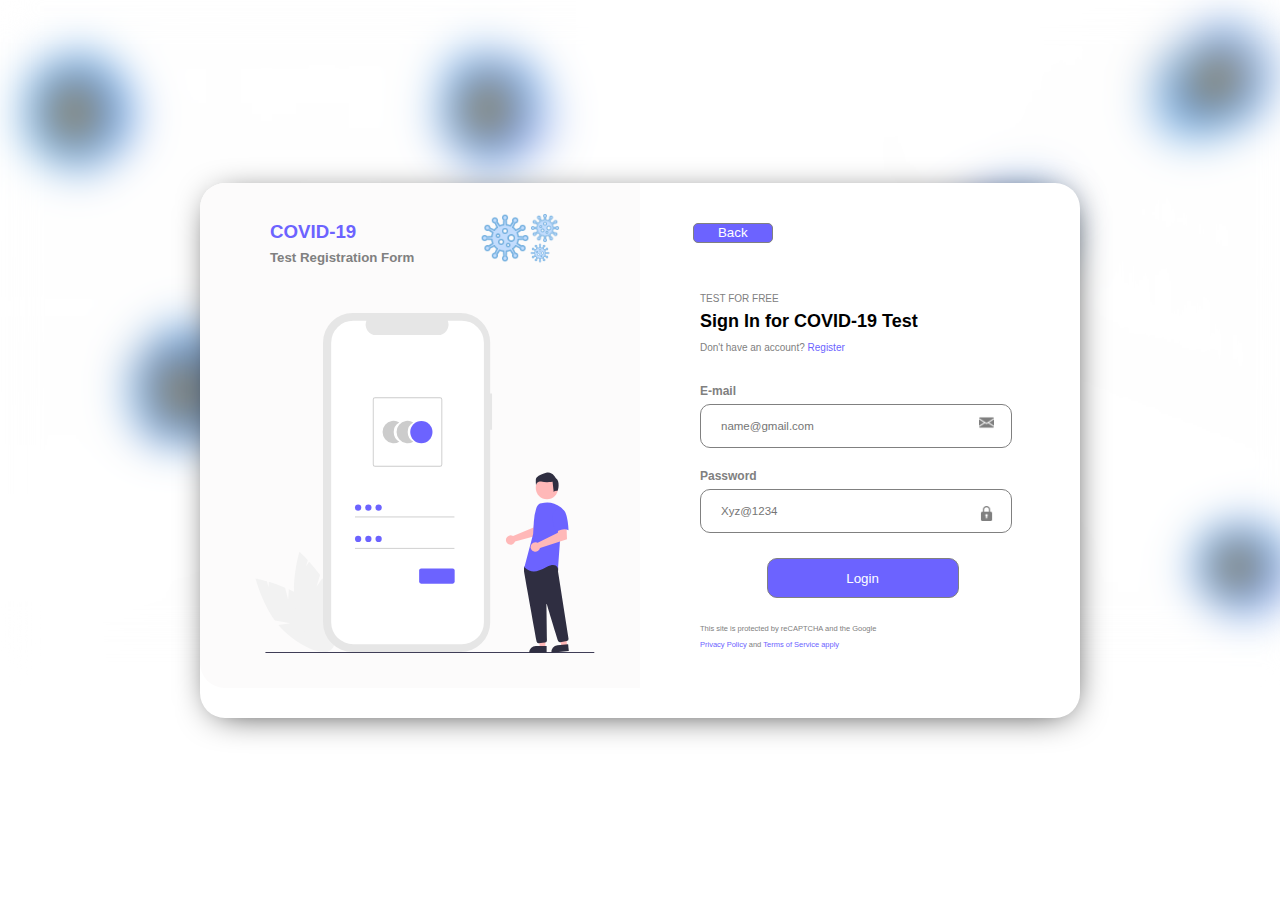
<file: Login-Page.html>
<!DOCTYPE html>

<head>
    <title>COVID-19 Registration Form</title>
    <link href="style.css" rel="stylesheet" />
</head>

<body>
    <div class="backgroundImage"></div>
    <div class="dataContainer">
        <div class="imageContainer">
            <img src="Images/undraw_Access_account_re_8spm (1).svg" class="loginImage" alt="No Inage Found" />
            <img src="Images/coronavirus.png" class="covidvirusImage1" alt="No Inage Found" />
            <img src="Images/coronavirus.png" class="covidvirusImage2" alt="No Inage Found" />
            <img src="Images/coronavirus.png" class="covidvirusImage3" alt="No Inage Found" />
            <h3>COVID-19</h3>
            <h5 style="color: gray">Test Registration Form</h5>
        </div>
        <div class="locationContainer">
            <button class='backBtn'><a href='index.html'
                    style="text-decoration: none; outline: none; color: white;">Back</a></button>
            <div class="locationInfo loginInfo">
                <p style="font-size: 10px; color: gray">TEST FOR FREE</p>
                <p class='pageInformation'>
                    Sign In for COVID-19 Test
                </p>
                <p style="font-size: 10px; color: gray; margin-top:-8px;">Don't have an account? <a
                        href='Register-Page.html' style='text-decoration: none;'><span
                            style='color: #6c63ff;'>Register</span></a></p>
                <br />
                <label class='label1'>E-mail</label><br />
                <input type="text" name="email" placeholder="name@gmail.com" onfocus="this.placeholder=''"
                    onblur="this.placeholder='name@gmail.com'" class='email' style='margin-top: 5px;'>
                <br /><br />
                <img src="Images/email.png" alt="No Image Found" class="emailImage" />
                <label class='label2'>Password</label><br />
                <input type="password" name="password" placeholder="Xyz@1234" onfocus="this.placeholder=''" onblur="this.placeholder='Xyz@1234'
                    " class='password' style='margin-top: 5px;'>
                <br /><br /><br />
                <img src="Images/padlock.png" alt="No Image Found" class="passwordImage" />
                <button class='login' style='margin-left: 18.5%;margin-top: -15px;'>Login</button><br /><br />
                <p style="font-size: 7.5px; color: gray">
                    This site is protected by reCAPTCHA and the Google
                </p>
                <p style="font-size: 7.5px; color: gray">
                    <span style="color: #6c63ff">Privacy Policy </span>and
                    <span style="color: #6c63ff">Terms of Service apply</span>
                </p>
            </div>
        </div>
    </div>
    <script src="login.js"></script>
</body>
</file>
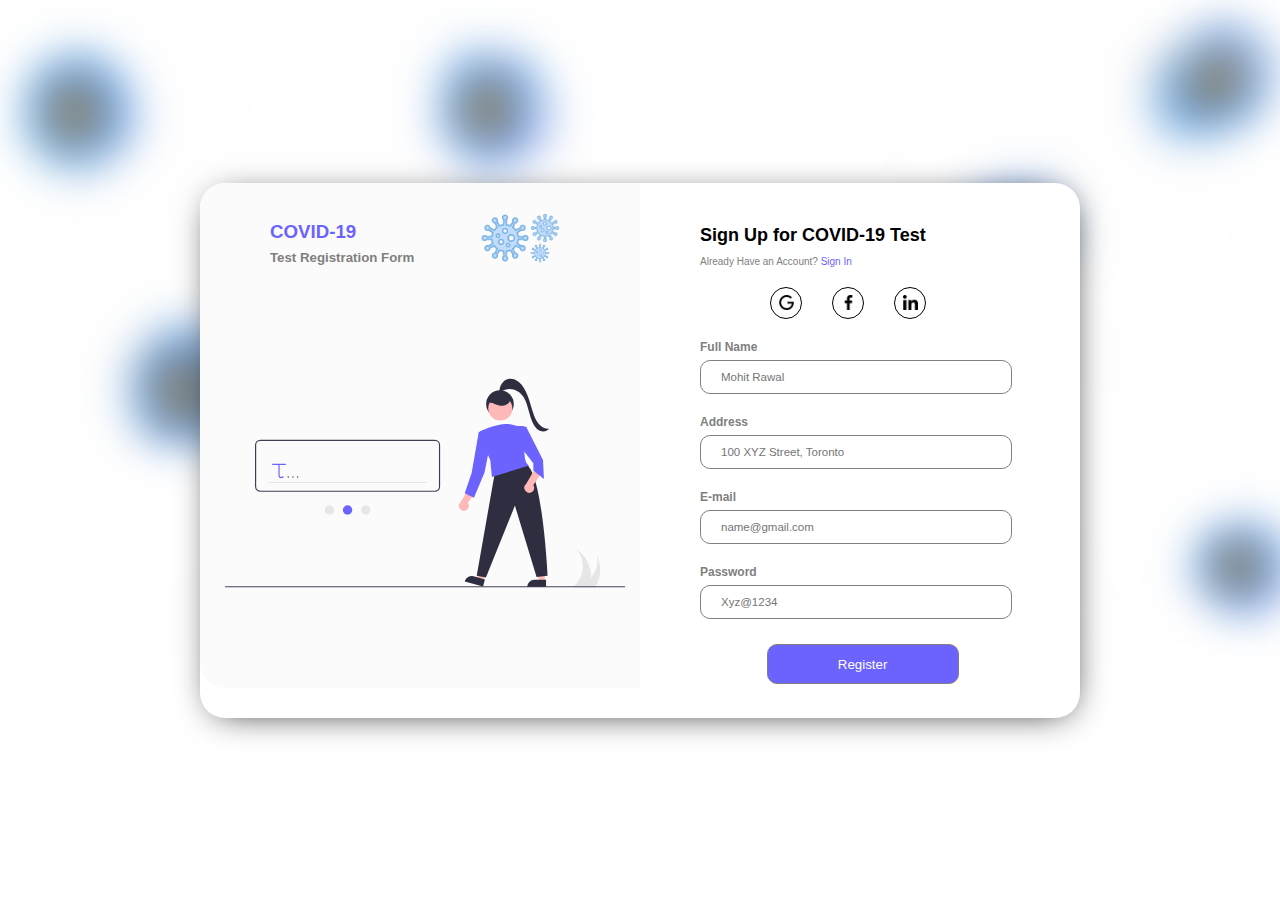
<file: Register-Page.html>
<!DOCTYPE html>

<head>
    <title>COVID-19 Registration Form</title>
    <link href="style.css" rel="stylesheet" />
    <link href="register.css" rel="stylesheet" />
</head>

<body>
    <div class="backgroundImage"></div>
    <div class="dataContainer">
        <div class="imageContainer">
            <img src="Images/undraw_text_field_htlv.svg" class="registerImage" alt="No Inage Found" />
            <img src="Images/coronavirus.png" class="covidvirusImage1" alt="No Inage Found" />
            <img src="Images/coronavirus.png" class="covidvirusImage2" alt="No Inage Found" />
            <img src="Images/coronavirus.png" class="covidvirusImage3" alt="No Inage Found" />
            <h3>COVID-19</h3>
            <h5 style="color: gray">Test Registration Form</h5>
        </div>
        <div class="registerContainer">
            <div class="registerInfo">
                <p class='pageInformation'>
                    Sign Up for COVID-19 Test
                </p>
                <p style="font-size: 10px; color: gray; margin-top:-8px;">Already Have an Account? <a
                        href='Login-Page.html' style='text-decoration: none;'><span style='color: #6c63ff;'>Sign
                            In</span></a></p>
                <div class='socialMedia'>
                    <div class="socialmediaImage">
                        <img src='Images/google-glass-logo.png' alt='No Image found'>
                    </div>
                    <div class="socialmediaImage">
                        <img src='Images/facebook-app-symbol.png' alt='No Image found'>
                    </div>
                    <div class="socialmediaImage">
                        <img src='Images/linkedin.png' alt='No Image found'>
                    </div>
                </div>
                <br />
                <label class='label1'>Full Name</label><br />
                <input type="text" name="fullname" placeholder="Mohit Rawal" onfocus="this.placeholder=''"
                    onblur="this.placeholder='Mohit Rawal'" class='fullname' style='margin-top: 5px;'>
                <br /><br />
                <label class='label2'>Address</label><br />
                <input type="text" name="Address" placeholder="100 XYZ Street, Toronto" onfocus="this.placeholder=''"
                    onblur="this.placeholder='100 XYZ Street, Toronto'
                    " class='address' style='margin-top: 5px;'><br /><br />
                <label class='label1'>E-mail</label><br />
                <input type="text" name="email" placeholder="name@gmail.com" onfocus="this.placeholder=''"
                    onblur="this.placeholder='name@gmail.com'" class='email' style='margin-top: 5px;'>
                <br /><br />
                <label class='label2'>Password</label><br />
                <input type="password" name="password" placeholder="Xyz@1234" onfocus="this.placeholder=''" onblur="this.placeholder='Xyz@1234'
                    " class='password' style='margin-top: 5px;'>
                <br /><br /><br />
                <button class='login' style='margin-left: 18.5%;margin-top: -15px;'>Register</button><br /><br />

            </div>
        </div>
    </div>
    <script src="login.js"></script>
</body>
</file>
<file: style.css>
body {
  box-sizing: border-box;
  margin: 0;
  padding: 0;
  font-family: Arial, Helvetica, sans-serif;
}
.backgroundImage {
  background-image: url("Images/background.png");
  background-repeat: no-repeat;
  background-size: cover;
  opacity: 60%;
  width: 1300px;
  height: 650px;
  filter: blur(18px);
}
.dataContainer {
  display: flex;
  flex-direction: row;
  position: absolute;
  top: 60px;
  bottom: 60px;
  left: 200px;
  right: 200px;
  border-radius: 25px;
  box-shadow: 2px 5px 36px -13px #000000;
  width: auto;
  height: 535px;
  margin: auto;
  padding: auto;
  background-color: white;
}
.imageContainer {
  width: 550px;
  height: 505px;
  border-top-left-radius: 25px;
  border-bottom-left-radius: 25px;
  background-color: #fcfbfb;
}
.covidvirusImage1 {
  width: 50px;
  height: 50px;
  position: absolute;
  top: 30px;
  left: 280px;
  opacity: 60%;
}
.covidvirusImage2 {
  width: 30px;
  height: 30px;
  position: absolute;
  top: 30px;
  left: 330px;
  opacity: 60%;
}
.covidvirusImage3 {
  width: 20px;
  height: 20px;
  position: absolute;
  top: 60px;
  left: 330px;
  opacity: 60%;
}

.imageContainer h3 {
  position: absolute;
  top: 20px;
  left: 70px;
  color: #6c63ff;
}
.imageContainer h5 {
  position: absolute;
  top: 45px;
  left: 70px;
}
.medicalImage {
  width: 430px;
  height: 390px;
  margin-top: 120px;
  margin-left: 25px;
}
.loginImage
{
    width: 400px;
    height: 340px;
    margin-top: 130px;
    margin-left: 25px;
}
.locationContainer {
  width: 550px;
  height: 490px;
  border-top-right-radius: 25px;
  border-bottom-right-radius: 25px;
}
.locationContainer > select {
  position: absolute;
  top: 40px;
  left: 80%;
  outline: none;
  color: gray;
}
.locationInfo {
  margin: 30px 0px 0px 40px;
  padding: 20px;
}

.loginInfo {
  margin: 80px 0px 0px 40px;
  padding: 20px;
}

.registerInfo{
  margin: 10px 0px 0px 40px;
  padding: 20px; 
}

.locationInfo input  {
  width: 80%;
  height: 40px;
  border-radius: 10px;
  border: 0.5px solid grey;
  padding-left: 20px;
  font-size: 11.5px;
  outline: none;
}
.locationInfo label {
  font-size: 12px;
  color: gray;
  font-weight: bold;
}
.locationImage {
  width: 15px;
  height: 15px;
  position: absolute;
  top: 31%;
  left: 85%;
  opacity: 50%;
}
.centerImage {
  width: 15px;
  height: 15px;
  position: absolute;
  top: 49%;
  left: 85%;
  opacity: 50%;
}

.locationInfo button {
  width: 192px;
  height: 40px;
  border-radius: 10px;
  border: 0.5px solid grey;
  background-color: #6c63ff;
  color: white;
  margin-left: 16%;
  outline: none;
  cursor: pointer;
  position: initial;
}

.pageInformation{
  font-weight: bold; 
  margin-top: -3px; 
  font-size: 18px;
}
.backBtn{
  position: absolute;
  top: 40px;
  left:56%;
  width: 80px;
  height: 20px;
  background-color: #6c63ff;
  border: 0.5px solid gray;
  border-radius: 5px;
}
.locationArea{
  margin-top:20px;
}

.citySearched, .centerSearched{
  border:0.5px solid white; 
  list-style:none; 
  padding:5px; 
  font-size:11px;
  background-color: #6c63ff;
  color: white;
  display: block;
}
.citySearched:hover, .centerSearched:hover
{
  cursor: pointer;
}

.login {
  width: 50%;
  height: 40px;
  border-radius: 10px;
  border: 0.5px solid grey;
  background-color: #6c63ff;
  color: white;
  outline: none;
  cursor: pointer;
}
.emailImage{
  width: 15px;
  height: 15px;
  position: absolute;
  top: 43.5%;
  left: 88.5%;
  opacity: 50%;
}
.passwordImage{
  width: 15px;
  height: 15px;
  position: absolute;
  top: 60.5%;
  left: 88.5%;
  opacity: 50%;
}
</file>
<file: register.css>
.registerImage
{
    width: 400px;
    height: 340px;
    margin-top: 130px;
    margin-left: 25px;
}
.registerInfo{
    margin: 25px 0px 0px 40px;
    padding: 20px; 
  }
.registerInfo input  {
    width: 80%;
    height: 30px;
    border-radius: 10px;
    border: 0.5px solid grey;
    padding-left: 20px;
    font-size: 11.5px;
    outline: none;
  }
.registerInfo label {
    font-size: 12px;
    color: gray;
    font-weight: bold;
  }
.registerContainer {
    width: 550px;
    height: 490px;
    border-top-right-radius: 25px;
    border-bottom-right-radius: 25px;
  }
.registerContainer > select {
    position: absolute;
    top: 40px;
    left: 80%;
    outline: none;
    color: gray;
  }

.registerInfo button {
    width: 192px;
    height: 40px;
    border-radius: 10px;
    border: 0.5px solid grey;
    background-color: #6c63ff;
    color: white;
    margin-left: 16%;
    outline: none;
    cursor: pointer;
    position: initial;
  }
.pageInformation{
    font-weight: bold; 
    margin-top: -3px; 
    font-size: 18px;
  }

.socialMedia{
    margin-top: 20px;
    margin-left: 40px;
    display: flex;
    flex-direction: row;
    align-items: center;
}
.socialMedia img{
    cursor: pointer;
    width: 15px;
    height: 15px;
    padding: 7.5px;
}
.socialmediaImage
{
    width: 30px;
    height: 30px;
    margin-left: 30px;
    border: 1px solid black;
    border-radius:50% ;
}
</file>
